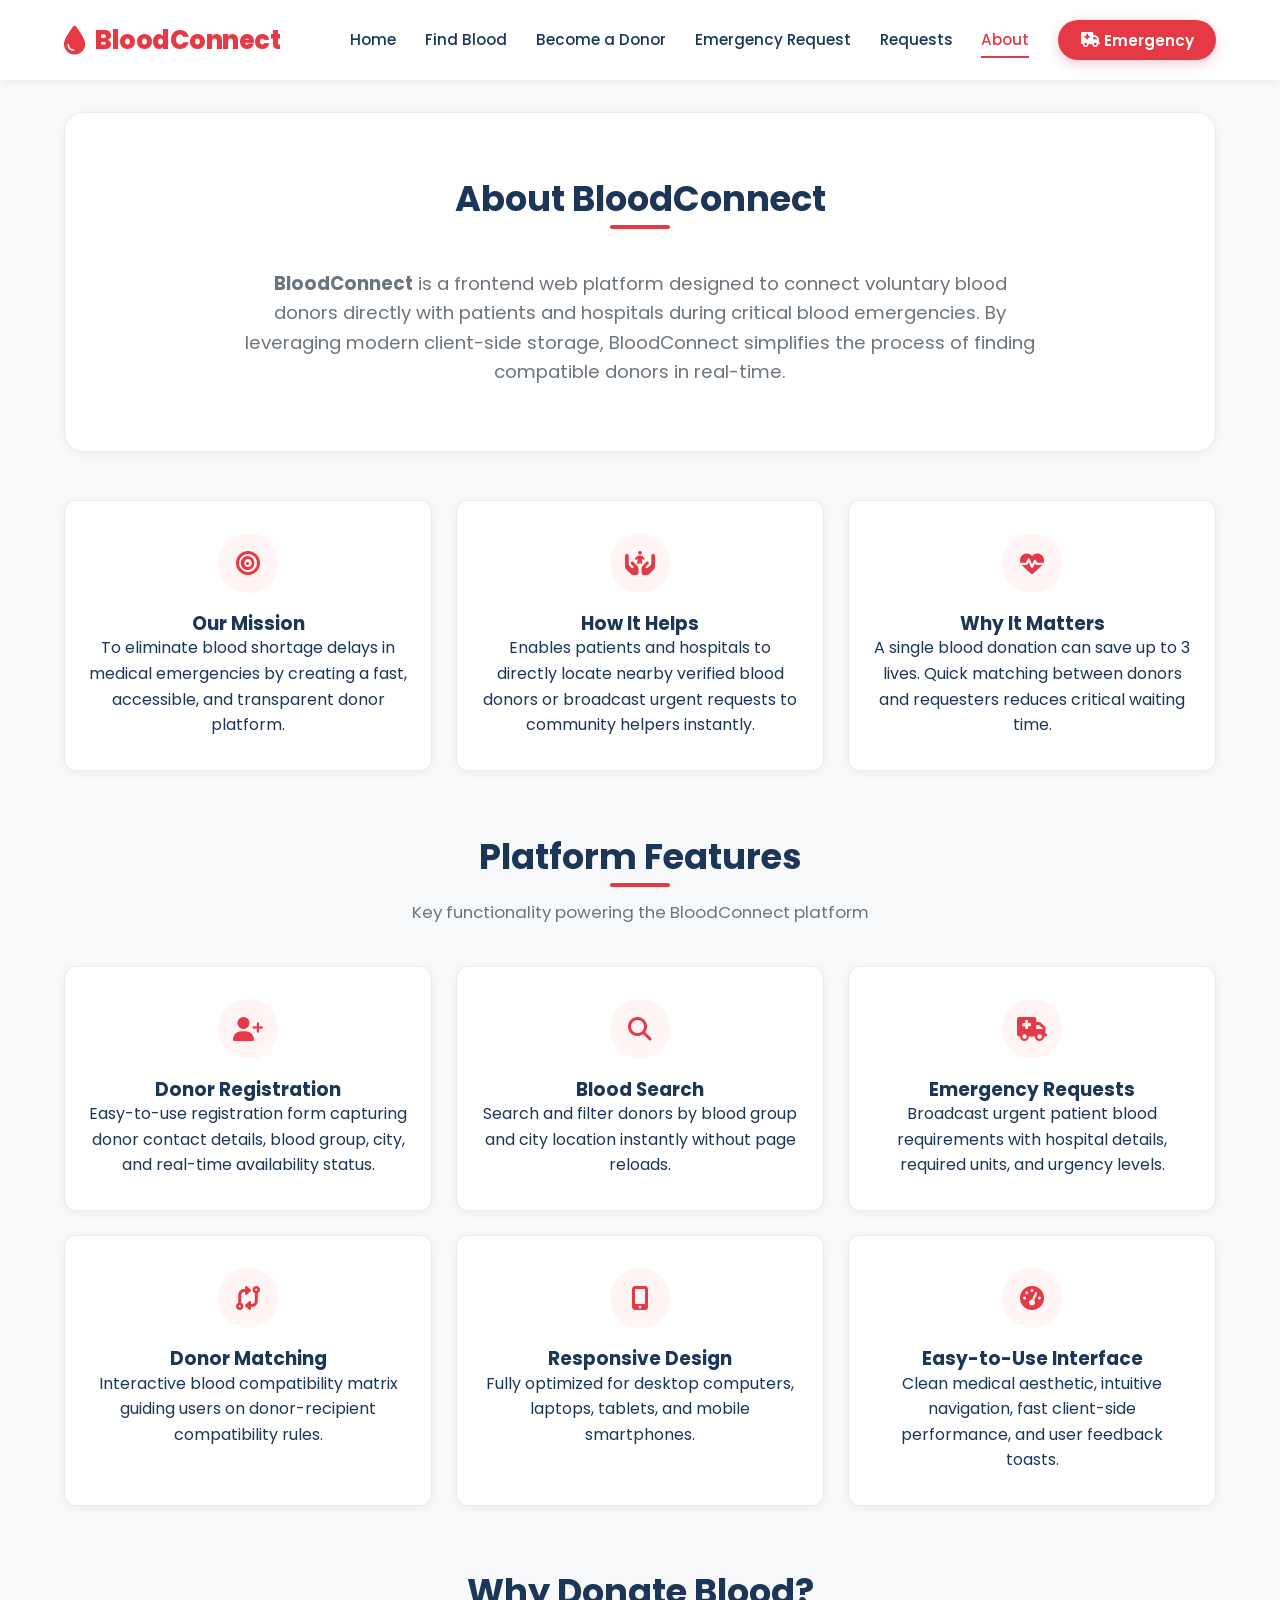
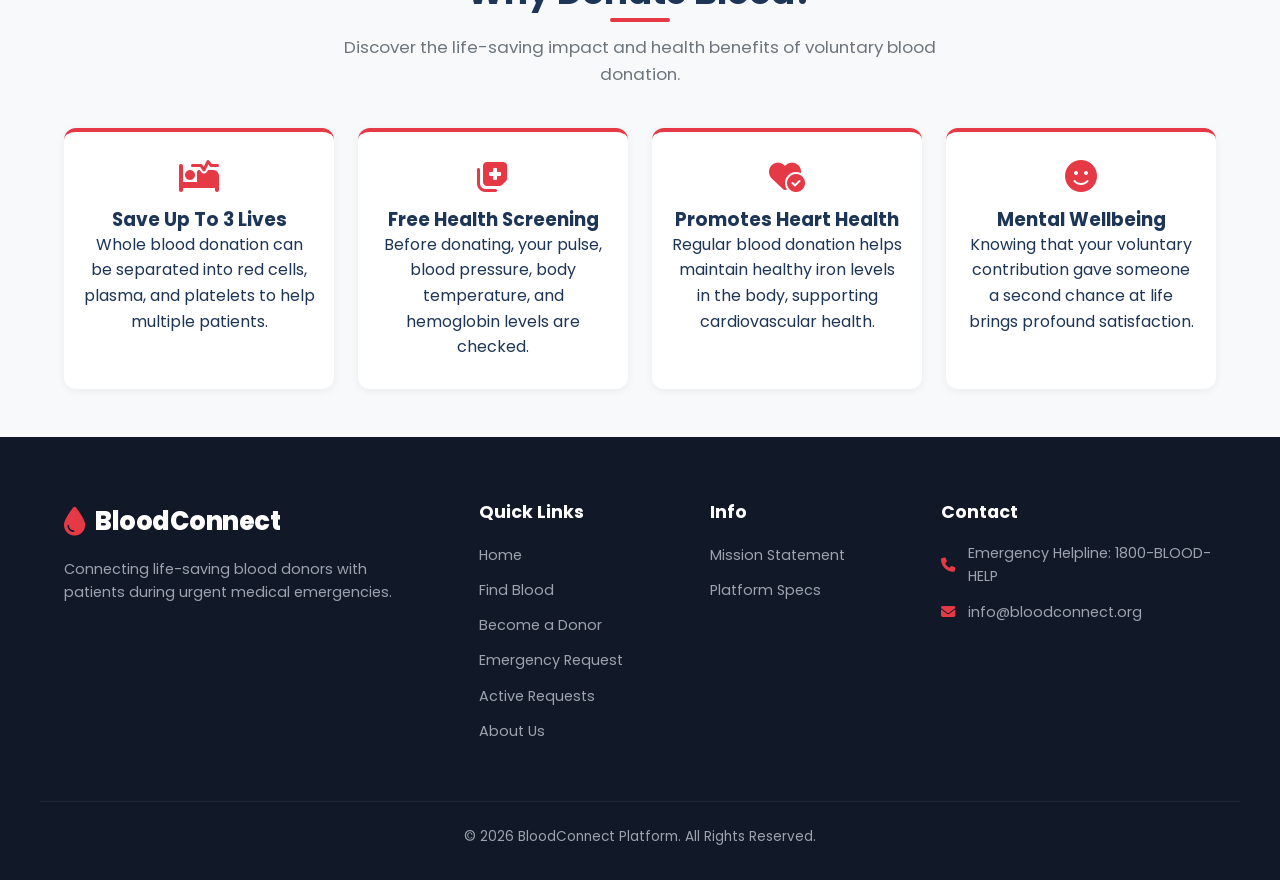
<file: about.html>
<!DOCTYPE html>
<html lang="en">
<head>
  <meta charset="UTF-8">
  <meta name="viewport" content="width=device-width, initial-scale=1.0">
  <title>About Us | BloodConnect</title>

  <!-- Google Fonts & Font Awesome Icons -->
  <link rel="preconnect" href="https://fonts.googleapis.com">
  <link rel="preconnect" href="https://fonts.gstatic.com" crossorigin>
  <link href="https://fonts.googleapis.com/css2?family=Poppins:wght@400;500;600;700;800&family=Inter:wght@400;500;600&display=swap" rel="stylesheet">
  <link rel="stylesheet" href="https://cdnjs.cloudflare.com/ajax/libs/font-awesome/6.4.0/css/all.min.css">

  <!-- Custom Stylesheet -->
  <link rel="stylesheet" href="css/style.css">
</head>
<body>

  <!-- Header & Navigation -->
  <header class="header">
    <div class="container navbar">
      <a href="index.html" class="logo">
        <i class="fa-solid fa-droplet"></i>
        <span>BloodConnect</span>
      </a>

      <nav>
        <ul class="nav-menu">
          <li><a href="index.html" class="nav-link">Home</a></li>
          <li><a href="find-blood.html" class="nav-link">Find Blood</a></li>
          <li><a href="donor.html" class="nav-link">Become a Donor</a></li>
          <li><a href="emergency-request.html" class="nav-link">Emergency Request</a></li>
          <li><a href="requests.html" class="nav-link">Requests</a></li>
          <li><a href="about.html" class="nav-link active">About</a></li>
          <li><a href="emergency-request.html" class="nav-link nav-btn"><i class="fa-solid fa-truck-medical"></i> Emergency</a></li>
        </ul>
      </nav>

      <button class="hamburger" aria-label="Toggle navigation menu">
        <i class="fa-solid fa-bars"></i>
      </button>
    </div>
  </header>

  <!-- Main Content -->
  <main class="main-content container">

    <div class="about-hero" style="margin-top: 2rem;">
      <div class="section-title">
        <h2>About BloodConnect</h2>
      </div>
      <p>
        <strong>BloodConnect</strong> is a frontend web platform designed to connect voluntary blood donors directly with patients and hospitals during critical blood emergencies. By leveraging modern client-side storage, BloodConnect simplifies the process of finding compatible donors in real-time.
      </p>
    </div>

    <!-- Mission & How It Helps -->
    <div class="features-grid">
      <div class="feature-card">
        <div class="feature-icon"><i class="fa-solid fa-bullseye"></i></div>
        <h3>Our Mission</h3>
        <p>To eliminate blood shortage delays in medical emergencies by creating a fast, accessible, and transparent donor platform.</p>
      </div>

      <div class="feature-card">
        <div class="feature-icon"><i class="fa-solid fa-hands-holding-child"></i></div>
        <h3>How It Helps</h3>
        <p>Enables patients and hospitals to directly locate nearby verified blood donors or broadcast urgent requests to community helpers instantly.</p>
      </div>

      <div class="feature-card">
        <div class="feature-icon"><i class="fa-solid fa-heart-pulse"></i></div>
        <h3>Why It Matters</h3>
        <p>A single blood donation can save up to 3 lives. Quick matching between donors and requesters reduces critical waiting time.</p>
      </div>
    </div>

    <!-- Core Features Section -->
    <div class="section-title">
      <h2>Platform Features</h2>
      <p>Key functionality powering the BloodConnect platform</p>
    </div>

    <div class="features-grid">
      <div class="feature-card">
        <div class="feature-icon"><i class="fa-solid fa-user-plus"></i></div>
        <h3>Donor Registration</h3>
        <p>Easy-to-use registration form capturing donor contact details, blood group, city, and real-time availability status.</p>
      </div>

      <div class="feature-card">
        <div class="feature-icon"><i class="fa-solid fa-magnifying-glass"></i></div>
        <h3>Blood Search</h3>
        <p>Search and filter donors by blood group and city location instantly without page reloads.</p>
      </div>

      <div class="feature-card">
        <div class="feature-icon"><i class="fa-solid fa-truck-medical"></i></div>
        <h3>Emergency Requests</h3>
        <p>Broadcast urgent patient blood requirements with hospital details, required units, and urgency levels.</p>
      </div>

      <div class="feature-card">
        <div class="feature-icon"><i class="fa-solid fa-code-compare"></i></div>
        <h3>Donor Matching</h3>
        <p>Interactive blood compatibility matrix guiding users on donor-recipient compatibility rules.</p>
      </div>

      <div class="feature-card">
        <div class="feature-icon"><i class="fa-solid fa-mobile-screen-button"></i></div>
        <h3>Responsive Design</h3>
        <p>Fully optimized for desktop computers, laptops, tablets, and mobile smartphones.</p>
      </div>

      <div class="feature-card">
        <div class="feature-icon"><i class="fa-solid fa-gauge-high"></i></div>
        <h3>Easy-to-Use Interface</h3>
        <p>Clean medical aesthetic, intuitive navigation, fast client-side performance, and user feedback toasts.</p>
      </div>
    </div>

    <!-- Why Donate Blood Section -->
    <div class="section-title" style="margin-top: 2rem;">
      <h2>Why Donate Blood?</h2>
      <p>Discover the life-saving impact and health benefits of voluntary blood donation.</p>
    </div>

    <div class="why-donate-grid">
      <div class="why-card">
        <i class="fa-solid fa-bed-pulse"></i>
        <h3>Save Up To 3 Lives</h3>
        <p>Whole blood donation can be separated into red cells, plasma, and platelets to help multiple patients.</p>
      </div>

      <div class="why-card">
        <i class="fa-solid fa-notes-medical"></i>
        <h3>Free Health Screening</h3>
        <p>Before donating, your pulse, blood pressure, body temperature, and hemoglobin levels are checked.</p>
      </div>

      <div class="why-card">
        <i class="fa-solid fa-heart-circle-check"></i>
        <h3>Promotes Heart Health</h3>
        <p>Regular blood donation helps maintain healthy iron levels in the body, supporting cardiovascular health.</p>
      </div>

      <div class="why-card">
        <i class="fa-solid fa-face-smile"></i>
        <h3>Mental Wellbeing</h3>
        <p>Knowing that your voluntary contribution gave someone a second chance at life brings profound satisfaction.</p>
      </div>
    </div>

  </main>

  <!-- Footer Section -->
  <footer class="footer">
    <div class="container footer-grid">
      <div class="footer-brand">
        <a href="index.html" class="logo">
          <i class="fa-solid fa-droplet"></i>
          <span>BloodConnect</span>
        </a>
        <p>Connecting life-saving blood donors with patients during urgent medical emergencies.</p>
      </div>

      <div class="footer-column">
        <h4>Quick Links</h4>
        <ul class="footer-links">
          <li><a href="index.html">Home</a></li>
          <li><a href="find-blood.html">Find Blood</a></li>
          <li><a href="donor.html">Become a Donor</a></li>
          <li><a href="emergency-request.html">Emergency Request</a></li>
          <li><a href="requests.html">Active Requests</a></li>
          <li><a href="about.html">About Us</a></li>
        </ul>
      </div>

      <div class="footer-column">
        <h4>Info</h4>
        <ul class="footer-links">
          <li><a href="about.html">Mission Statement</a></li>
          <li><a href="about.html">Platform Specs</a></li>
        </ul>
      </div>

      <div class="footer-column">
        <h4>Contact</h4>
        <ul class="footer-contact">
          <li><i class="fa-solid fa-phone"></i> Emergency Helpline: 1800-BLOOD-HELP</li>
          <li><i class="fa-solid fa-envelope"></i> info@bloodconnect.org</li>
        </ul>
      </div>
    </div>

    <div class="footer-bottom container">
      <p>&copy; 2026 BloodConnect Platform. All Rights Reserved.</p>
    </div>
  </footer>

  <!-- Global JavaScript -->
  <script src="js/script.js"></script>
</body>
</html>
</file>
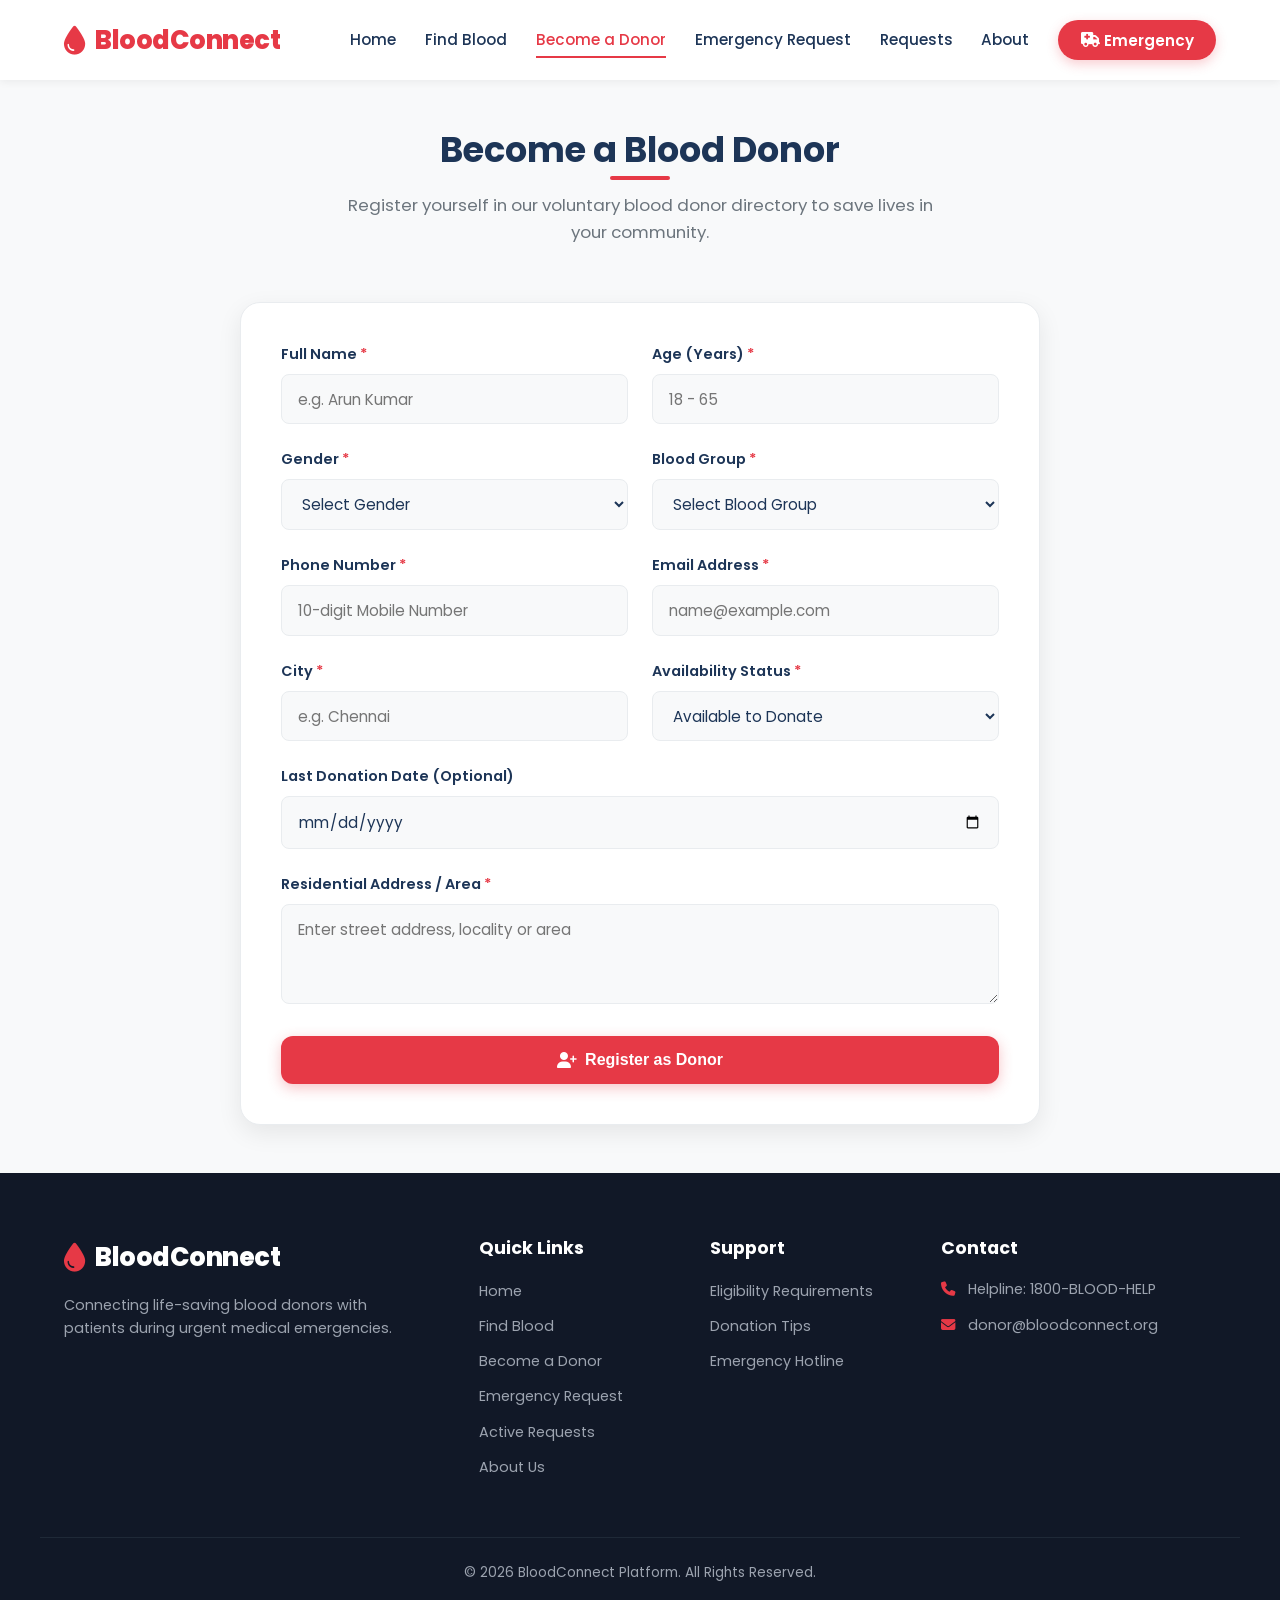
<file: donor.html>
<!DOCTYPE html>
<html lang="en">
<head>
  <meta charset="UTF-8">
  <meta name="viewport" content="width=device-width, initial-scale=1.0">
  <title>Become a Donor | BloodConnect</title>

  <!-- Google Fonts & Font Awesome Icons -->
  <link rel="preconnect" href="https://fonts.googleapis.com">
  <link rel="preconnect" href="https://fonts.gstatic.com" crossorigin>
  <link href="https://fonts.googleapis.com/css2?family=Poppins:wght@400;500;600;700;800&family=Inter:wght@400;500;600&display=swap" rel="stylesheet">
  <link rel="stylesheet" href="https://cdnjs.cloudflare.com/ajax/libs/font-awesome/6.4.0/css/all.min.css">

  <!-- Custom Stylesheet -->
  <link rel="stylesheet" href="css/style.css">
</head>
<body>

  <!-- Header & Navigation -->
  <header class="header">
    <div class="container navbar">
      <a href="index.html" class="logo">
        <i class="fa-solid fa-droplet"></i>
        <span>BloodConnect</span>
      </a>

      <nav>
        <ul class="nav-menu">
          <li><a href="index.html" class="nav-link">Home</a></li>
          <li><a href="find-blood.html" class="nav-link">Find Blood</a></li>
          <li><a href="donor.html" class="nav-link active">Become a Donor</a></li>
          <li><a href="emergency-request.html" class="nav-link">Emergency Request</a></li>
          <li><a href="requests.html" class="nav-link">Requests</a></li>
          <li><a href="about.html" class="nav-link">About</a></li>
          <li><a href="emergency-request.html" class="nav-link nav-btn"><i class="fa-solid fa-truck-medical"></i> Emergency</a></li>
        </ul>
      </nav>

      <button class="hamburger" aria-label="Toggle navigation menu">
        <i class="fa-solid fa-bars"></i>
      </button>
    </div>
  </header>

  <!-- Main Content -->
  <main class="main-content container">

    <div class="form-page-header">
      <div class="section-title">
        <h2>Become a Blood Donor</h2>
        <p>Register yourself in our voluntary blood donor directory to save lives in your community.</p>
      </div>
    </div>

    <div class="form-card">
      <form id="donorForm" novalidate>
        <div class="form-grid">

          <!-- Full Name -->
          <div class="form-group">
            <label for="fullName">Full Name <span class="required">*</span></label>
            <input type="text" id="fullName" class="form-control" placeholder="e.g. Arun Kumar" required>
            <span class="error-text">Please enter your full name.</span>
          </div>

          <!-- Age -->
          <div class="form-group">
            <label for="age">Age (Years) <span class="required">*</span></label>
            <input type="number" id="age" class="form-control" placeholder="18 - 65" min="18" max="65" required>
            <span class="error-text">Must be between 18 and 65 years old.</span>
          </div>

          <!-- Gender -->
          <div class="form-group">
            <label for="gender">Gender <span class="required">*</span></label>
            <select id="gender" class="form-control" required>
              <option value="" disabled selected>Select Gender</option>
              <option value="Male">Male</option>
              <option value="Female">Female</option>
              <option value="Other">Other</option>
            </select>
          </div>

          <!-- Blood Group Dropdown -->
          <div class="form-group">
            <label for="bloodGroup">Blood Group <span class="required">*</span></label>
            <select id="bloodGroup" class="form-control" required>
              <option value="" disabled selected>Select Blood Group</option>
              <option value="A+">A+</option>
              <option value="A-">A-</option>
              <option value="B+">B+</option>
              <option value="B-">B-</option>
              <option value="AB+">AB+</option>
              <option value="AB-">AB-</option>
              <option value="O+">O+</option>
              <option value="O-">O-</option>
            </select>
          </div>

          <!-- Phone Number -->
          <div class="form-group">
            <label for="phone">Phone Number <span class="required">*</span></label>
            <input type="tel" id="phone" class="form-control" placeholder="10-digit Mobile Number" pattern="[0-9]{10}" required>
            <span class="error-text">Please enter a valid 10-digit number.</span>
          </div>

          <!-- Email -->
          <div class="form-group">
            <label for="email">Email Address <span class="required">*</span></label>
            <input type="email" id="email" class="form-control" placeholder="name@example.com" required>
          </div>

          <!-- City -->
          <div class="form-group">
            <label for="city">City <span class="required">*</span></label>
            <input type="text" id="city" class="form-control" placeholder="e.g. Chennai" required>
          </div>

          <!-- Availability -->
          <div class="form-group">
            <label for="availability">Availability Status <span class="required">*</span></label>
            <select id="availability" class="form-control" required>
              <option value="Available">Available to Donate</option>
              <option value="Not Available">Not Available Currently</option>
            </select>
          </div>

          <!-- Last Donation Date -->
          <div class="form-group full-width">
            <label for="lastDonation">Last Donation Date (Optional)</label>
            <input type="date" id="lastDonation" class="form-control">
          </div>

          <!-- Full Address -->
          <div class="form-group full-width">
            <label for="address">Residential Address / Area <span class="required">*</span></label>
            <textarea id="address" class="form-control" placeholder="Enter street address, locality or area" required></textarea>
          </div>

        </div>

        <div style="margin-top: 2rem; text-align: center;">
          <button type="submit" class="btn btn-primary btn-block">
            <i class="fa-solid fa-user-plus"></i> Register as Donor
          </button>
        </div>
      </form>
    </div>

  </main>

  <!-- Footer Section -->
  <footer class="footer">
    <div class="container footer-grid">
      <div class="footer-brand">
        <a href="index.html" class="logo">
          <i class="fa-solid fa-droplet"></i>
          <span>BloodConnect</span>
        </a>
        <p>Connecting life-saving blood donors with patients during urgent medical emergencies.</p>
      </div>

      <div class="footer-column">
        <h4>Quick Links</h4>
        <ul class="footer-links">
          <li><a href="index.html">Home</a></li>
          <li><a href="find-blood.html">Find Blood</a></li>
          <li><a href="donor.html">Become a Donor</a></li>
          <li><a href="emergency-request.html">Emergency Request</a></li>
          <li><a href="requests.html">Active Requests</a></li>
          <li><a href="about.html">About Us</a></li>
        </ul>
      </div>

      <div class="footer-column">
        <h4>Support</h4>
        <ul class="footer-links">
          <li><a href="about.html">Eligibility Requirements</a></li>
          <li><a href="about.html">Donation Tips</a></li>
          <li><a href="requests.html">Emergency Hotline</a></li>
        </ul>
      </div>

      <div class="footer-column">
        <h4>Contact</h4>
        <ul class="footer-contact">
          <li><i class="fa-solid fa-phone"></i> Helpline: 1800-BLOOD-HELP</li>
          <li><i class="fa-solid fa-envelope"></i> donor@bloodconnect.org</li>
        </ul>
      </div>
    </div>

    <div class="footer-bottom container">
      <p>&copy; 2026 BloodConnect Platform. All Rights Reserved.</p>
    </div>
  </footer>

  <!-- Global JavaScript -->
  <script src="js/script.js"></script>
</body>
</html>
</file>
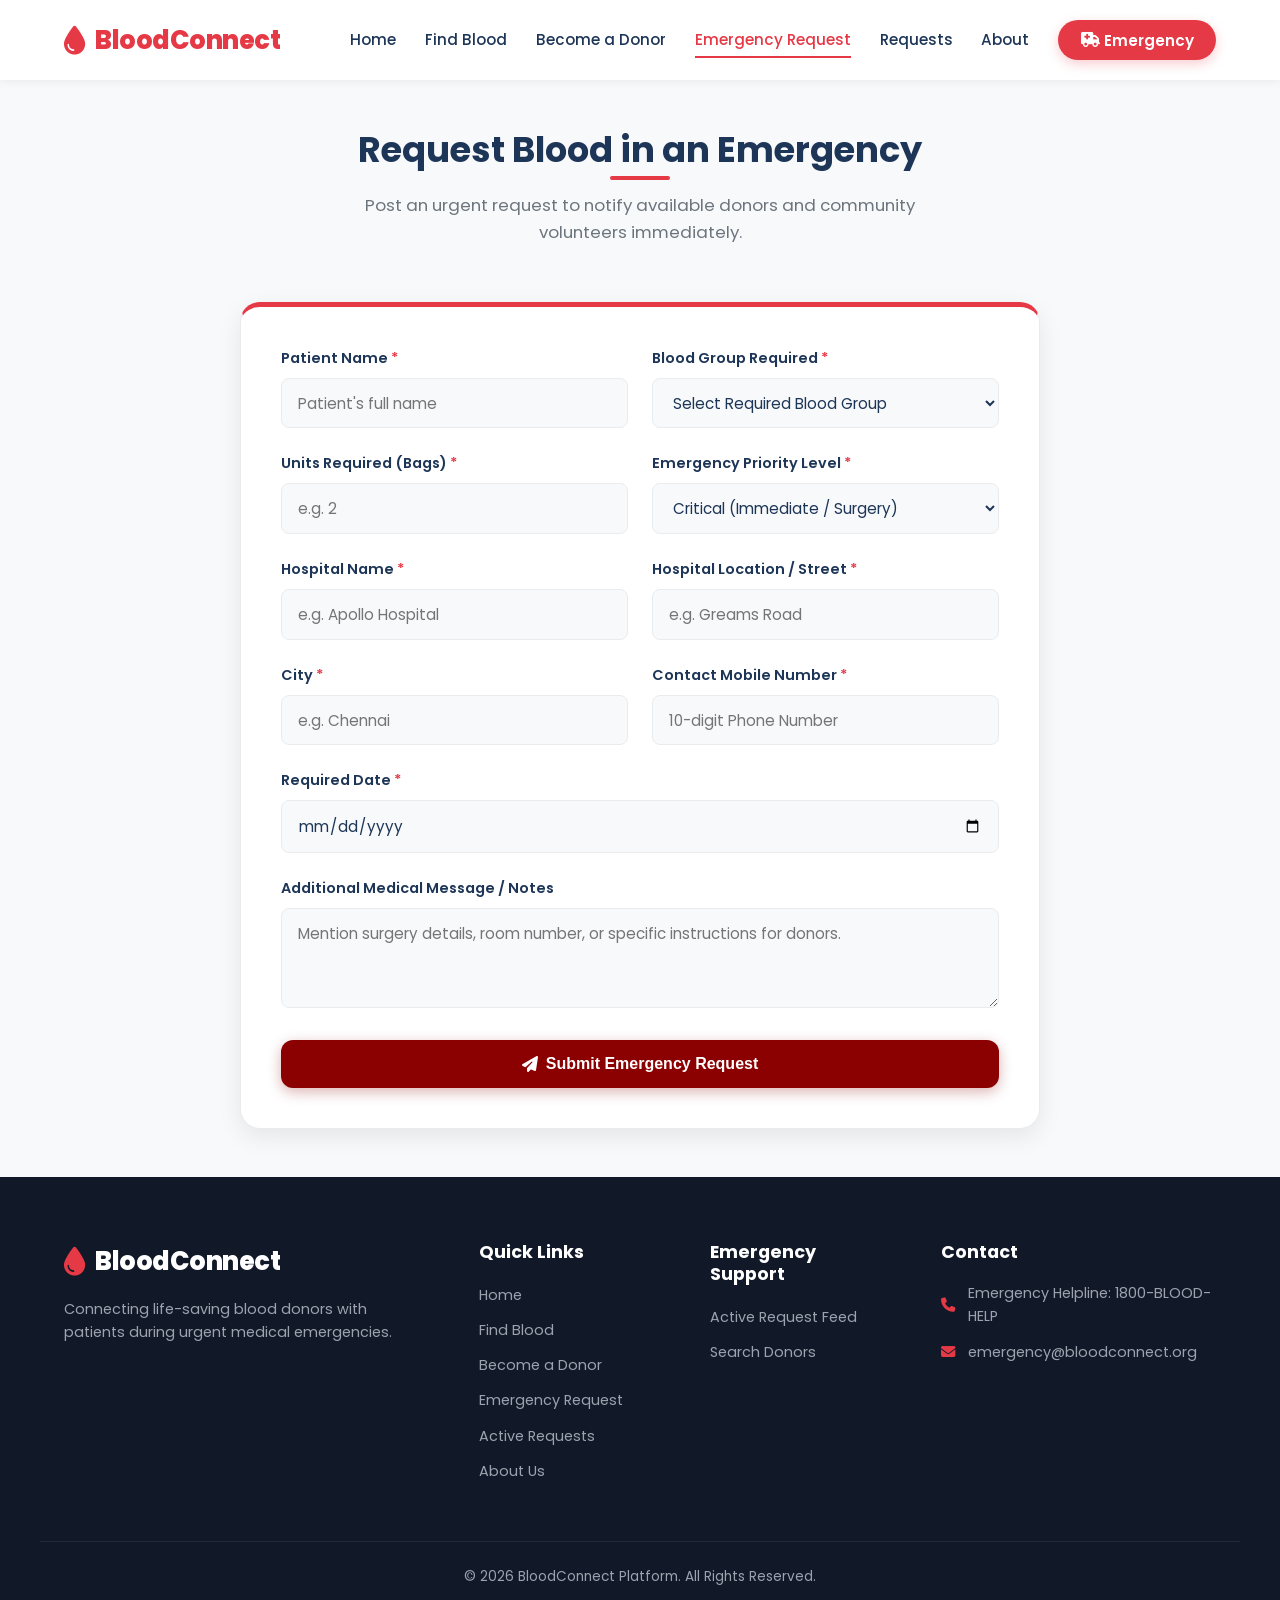
<file: emergency-request.html>
<!DOCTYPE html>
<html lang="en">
<head>
  <meta charset="UTF-8">
  <meta name="viewport" content="width=device-width, initial-scale=1.0">
  <title>Emergency Request | BloodConnect</title>

  <!-- Google Fonts & Font Awesome Icons -->
  <link rel="preconnect" href="https://fonts.googleapis.com">
  <link rel="preconnect" href="https://fonts.gstatic.com" crossorigin>
  <link href="https://fonts.googleapis.com/css2?family=Poppins:wght@400;500;600;700;800&family=Inter:wght@400;500;600&display=swap" rel="stylesheet">
  <link rel="stylesheet" href="https://cdnjs.cloudflare.com/ajax/libs/font-awesome/6.4.0/css/all.min.css">

  <!-- Custom Stylesheet -->
  <link rel="stylesheet" href="css/style.css">
</head>
<body>

  <!-- Header & Navigation -->
  <header class="header">
    <div class="container navbar">
      <a href="index.html" class="logo">
        <i class="fa-solid fa-droplet"></i>
        <span>BloodConnect</span>
      </a>

      <nav>
        <ul class="nav-menu">
          <li><a href="index.html" class="nav-link">Home</a></li>
          <li><a href="find-blood.html" class="nav-link">Find Blood</a></li>
          <li><a href="donor.html" class="nav-link">Become a Donor</a></li>
          <li><a href="emergency-request.html" class="nav-link active">Emergency Request</a></li>
          <li><a href="requests.html" class="nav-link">Requests</a></li>
          <li><a href="about.html" class="nav-link">About</a></li>
          <li><a href="emergency-request.html" class="nav-link nav-btn"><i class="fa-solid fa-truck-medical"></i> Emergency</a></li>
        </ul>
      </nav>

      <button class="hamburger" aria-label="Toggle navigation menu">
        <i class="fa-solid fa-bars"></i>
      </button>
    </div>
  </header>

  <!-- Main Content -->
  <main class="main-content container">

    <div class="form-page-header">
      <div class="section-title">
        <h2>Request Blood in an Emergency</h2>
        <p>Post an urgent request to notify available donors and community volunteers immediately.</p>
      </div>
    </div>

    <div class="form-card" style="border-top: 5px solid var(--primary-color);">
      <form id="emergencyForm" novalidate>
        <div class="form-grid">

          <!-- Patient Name -->
          <div class="form-group">
            <label for="patientName">Patient Name <span class="required">*</span></label>
            <input type="text" id="patientName" class="form-control" placeholder="Patient's full name" required>
          </div>

          <!-- Blood Group Required -->
          <div class="form-group">
            <label for="bloodGroupReq">Blood Group Required <span class="required">*</span></label>
            <select id="bloodGroupReq" class="form-control" required>
              <option value="" disabled selected>Select Required Blood Group</option>
              <option value="A+">A+</option>
              <option value="A-">A-</option>
              <option value="B+">B+</option>
              <option value="B-">B-</option>
              <option value="AB+">AB+</option>
              <option value="AB-">AB-</option>
              <option value="O+">O+</option>
              <option value="O-">O-</option>
            </select>
          </div>

          <!-- Units Required -->
          <div class="form-group">
            <label for="units">Units Required (Bags) <span class="required">*</span></label>
            <input type="number" id="units" class="form-control" placeholder="e.g. 2" min="1" max="10" required>
          </div>

          <!-- Emergency Level -->
          <div class="form-group">
            <label for="emergencyLevel">Emergency Priority Level <span class="required">*</span></label>
            <select id="emergencyLevel" class="form-control" required>
              <option value="Critical">Critical (Immediate / Surgery)</option>
              <option value="Urgent">Urgent (Within 24 Hours)</option>
              <option value="Normal">Normal (Scheduled Procedure)</option>
            </select>
          </div>

          <!-- Hospital Name -->
          <div class="form-group">
            <label for="hospital">Hospital Name <span class="required">*</span></label>
            <input type="text" id="hospital" class="form-control" placeholder="e.g. Apollo Hospital" required>
          </div>

          <!-- Hospital Location / Area -->
          <div class="form-group">
            <label for="location">Hospital Location / Street <span class="required">*</span></label>
            <input type="text" id="location" class="form-control" placeholder="e.g. Greams Road" required>
          </div>

          <!-- City -->
          <div class="form-group">
            <label for="city">City <span class="required">*</span></label>
            <input type="text" id="city" class="form-control" placeholder="e.g. Chennai" required>
          </div>

          <!-- Contact Number -->
          <div class="form-group">
            <label for="contact">Contact Mobile Number <span class="required">*</span></label>
            <input type="tel" id="contact" class="form-control" placeholder="10-digit Phone Number" pattern="[0-9]{10}" required>
          </div>

          <!-- Required Date -->
          <div class="form-group full-width">
            <label for="reqDate">Required Date <span class="required">*</span></label>
            <input type="date" id="reqDate" class="form-control" required>
          </div>

          <!-- Message -->
          <div class="form-group full-width">
            <label for="message">Additional Medical Message / Notes</label>
            <textarea id="message" class="form-control" placeholder="Mention surgery details, room number, or specific instructions for donors."></textarea>
          </div>

        </div>

        <div style="margin-top: 2rem; text-align: center;">
          <button type="submit" class="btn btn-secondary btn-block">
            <i class="fa-solid fa-paper-plane"></i> Submit Emergency Request
          </button>
        </div>
      </form>
    </div>

  </main>

  <!-- Footer Section -->
  <footer class="footer">
    <div class="container footer-grid">
      <div class="footer-brand">
        <a href="index.html" class="logo">
          <i class="fa-solid fa-droplet"></i>
          <span>BloodConnect</span>
        </a>
        <p>Connecting life-saving blood donors with patients during urgent medical emergencies.</p>
      </div>

      <div class="footer-column">
        <h4>Quick Links</h4>
        <ul class="footer-links">
          <li><a href="index.html">Home</a></li>
          <li><a href="find-blood.html">Find Blood</a></li>
          <li><a href="donor.html">Become a Donor</a></li>
          <li><a href="emergency-request.html">Emergency Request</a></li>
          <li><a href="requests.html">Active Requests</a></li>
          <li><a href="about.html">About Us</a></li>
        </ul>
      </div>

      <div class="footer-column">
        <h4>Emergency Support</h4>
        <ul class="footer-links">
          <li><a href="requests.html">Active Request Feed</a></li>
          <li><a href="find-blood.html">Search Donors</a></li>
        </ul>
      </div>

      <div class="footer-column">
        <h4>Contact</h4>
        <ul class="footer-contact">
          <li><i class="fa-solid fa-phone"></i> Emergency Helpline: 1800-BLOOD-HELP</li>
          <li><i class="fa-solid fa-envelope"></i> emergency@bloodconnect.org</li>
        </ul>
      </div>
    </div>

    <div class="footer-bottom container">
      <p>&copy; 2026 BloodConnect Platform. All Rights Reserved.</p>
    </div>
  </footer>

  <!-- Global JavaScript -->
  <script src="js/script.js"></script>
</body>
</html>
</file>
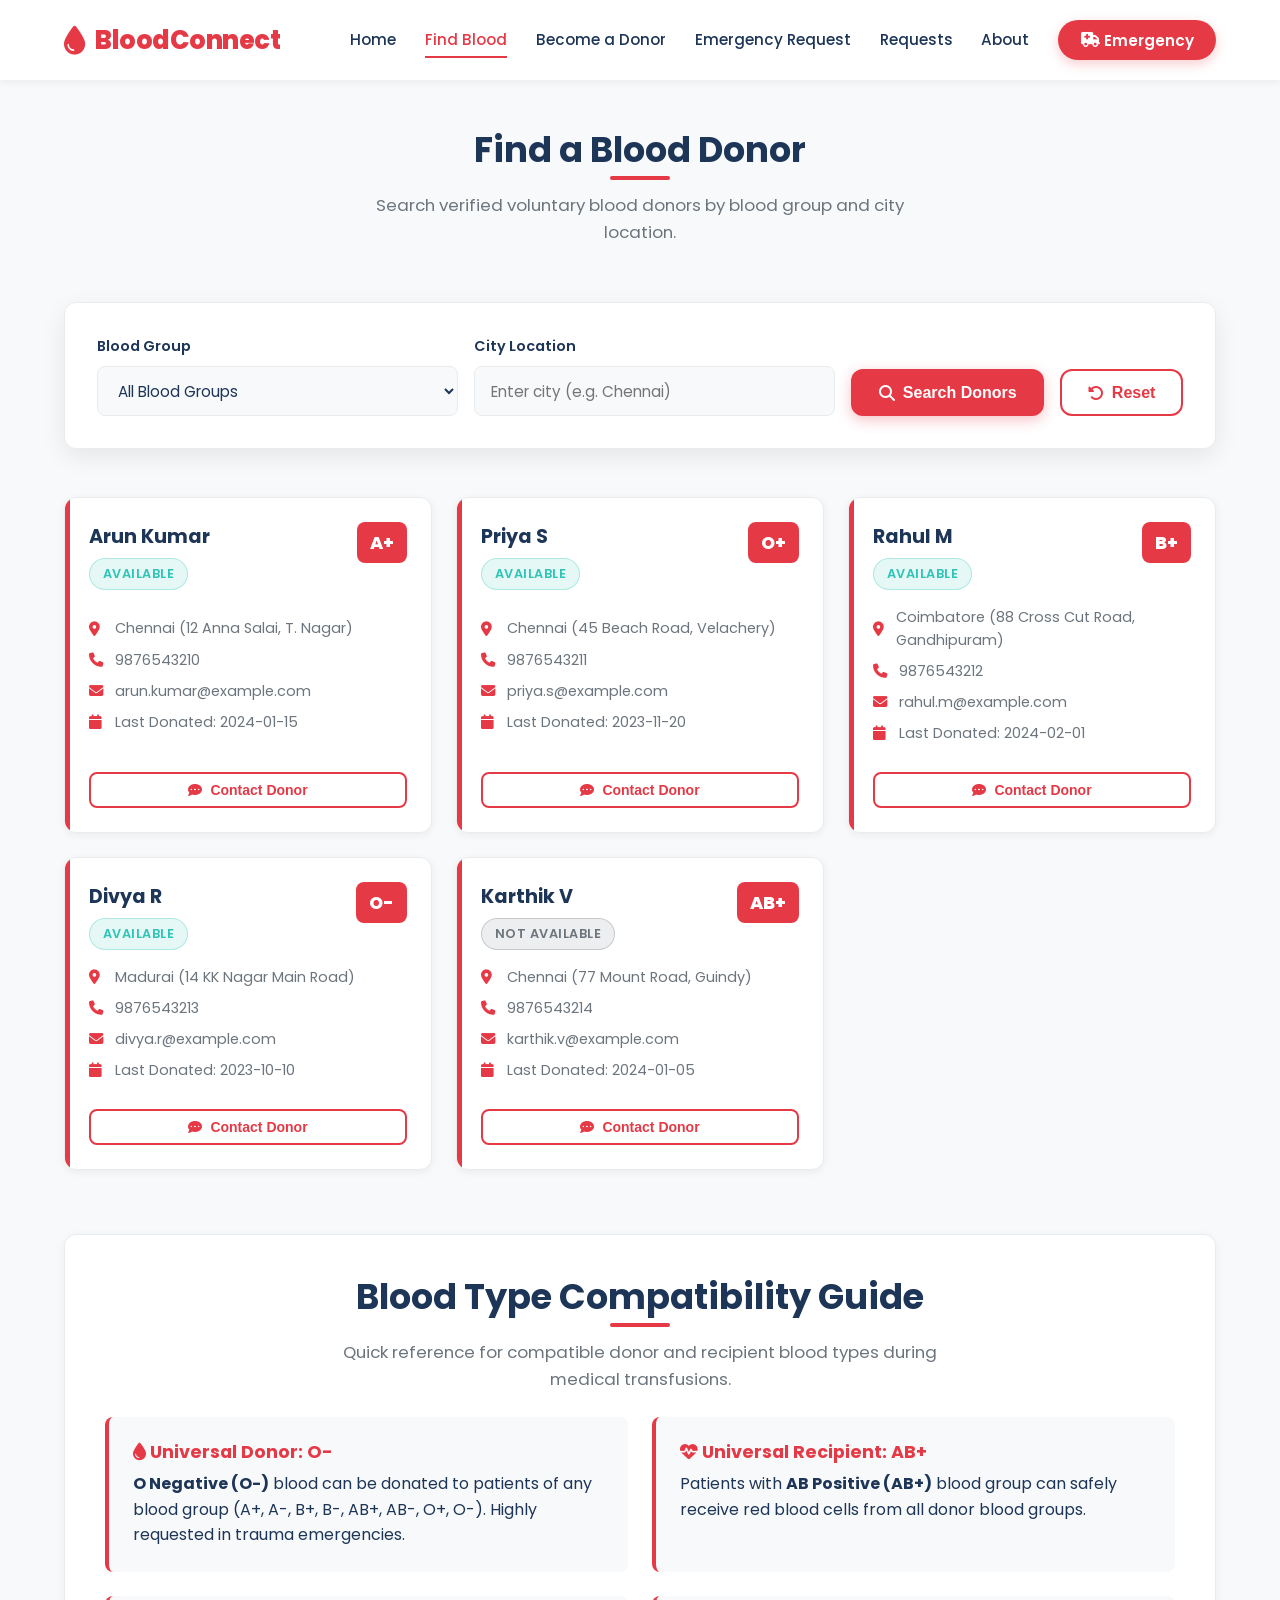
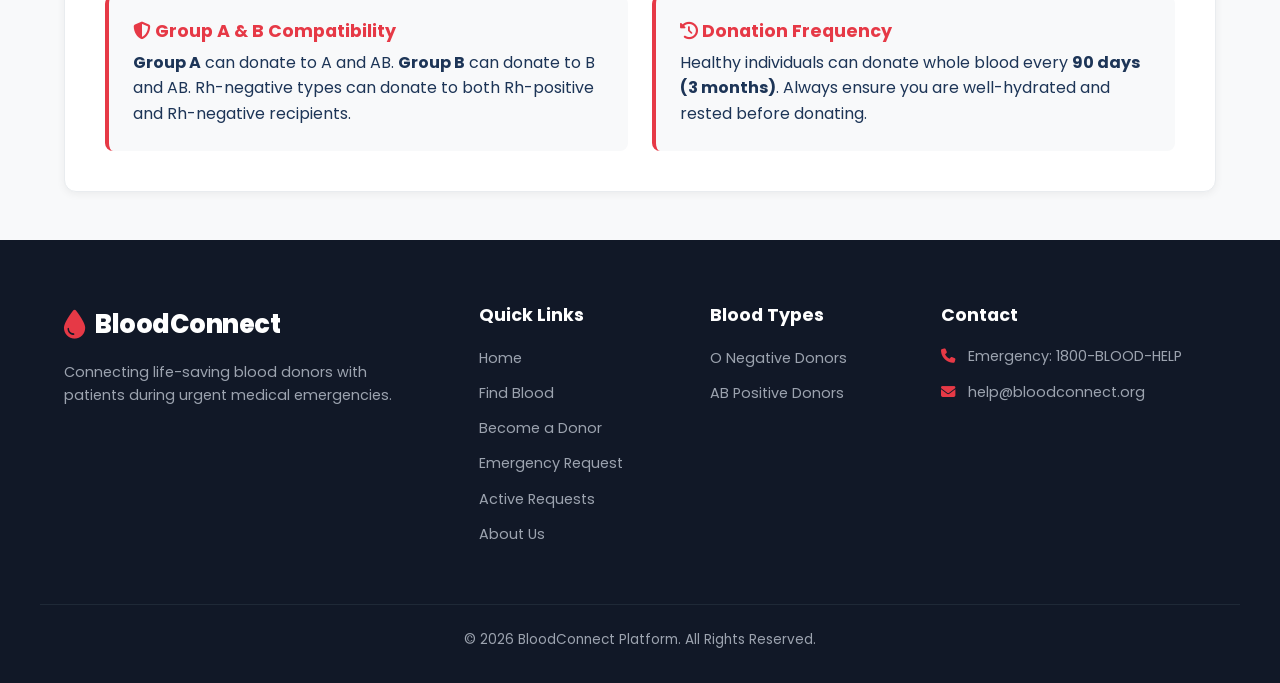
<file: find-blood.html>
<!DOCTYPE html>
<html lang="en">
<head>
  <meta charset="UTF-8">
  <meta name="viewport" content="width=device-width, initial-scale=1.0">
  <title>Find Blood Donor | BloodConnect</title>

  <!-- Google Fonts & Font Awesome Icons -->
  <link rel="preconnect" href="https://fonts.googleapis.com">
  <link rel="preconnect" href="https://fonts.gstatic.com" crossorigin>
  <link href="https://fonts.googleapis.com/css2?family=Poppins:wght@400;500;600;700;800&family=Inter:wght@400;500;600&display=swap" rel="stylesheet">
  <link rel="stylesheet" href="https://cdnjs.cloudflare.com/ajax/libs/font-awesome/6.4.0/css/all.min.css">

  <!-- Custom Stylesheet -->
  <link rel="stylesheet" href="css/style.css">
</head>
<body>

  <!-- Header & Navigation -->
  <header class="header">
    <div class="container navbar">
      <a href="index.html" class="logo">
        <i class="fa-solid fa-droplet"></i>
        <span>BloodConnect</span>
      </a>

      <nav>
        <ul class="nav-menu">
          <li><a href="index.html" class="nav-link">Home</a></li>
          <li><a href="find-blood.html" class="nav-link active">Find Blood</a></li>
          <li><a href="donor.html" class="nav-link">Become a Donor</a></li>
          <li><a href="emergency-request.html" class="nav-link">Emergency Request</a></li>
          <li><a href="requests.html" class="nav-link">Requests</a></li>
          <li><a href="about.html" class="nav-link">About</a></li>
          <li><a href="emergency-request.html" class="nav-link nav-btn"><i class="fa-solid fa-truck-medical"></i> Emergency</a></li>
        </ul>
      </nav>

      <button class="hamburger" aria-label="Toggle navigation menu">
        <i class="fa-solid fa-bars"></i>
      </button>
    </div>
  </header>

  <!-- Main Content -->
  <main class="main-content container">

    <div class="form-page-header">
      <div class="section-title">
        <h2>Find a Blood Donor</h2>
        <p>Search verified voluntary blood donors by blood group and city location.</p>
      </div>
    </div>

    <!-- Search Form -->
    <div class="search-card">
      <form id="searchForm">
        <div class="search-form-grid">
          <div class="form-group">
            <label for="searchBloodGroup">Blood Group</label>
            <select id="searchBloodGroup" class="form-control">
              <option value="All">All Blood Groups</option>
              <option value="A+">A+</option>
              <option value="A-">A-</option>
              <option value="B+">B+</option>
              <option value="B-">B-</option>
              <option value="AB+">AB+</option>
              <option value="AB-">AB-</option>
              <option value="O+">O+</option>
              <option value="O-">O-</option>
            </select>
          </div>

          <div class="form-group">
            <label for="searchCity">City Location</label>
            <input type="text" id="searchCity" class="form-control" placeholder="Enter city (e.g. Chennai)">
          </div>

          <button type="submit" class="btn btn-primary">
            <i class="fa-solid fa-magnifying-glass"></i> Search Donors
          </button>

          <button type="button" id="resetSearchBtn" class="btn btn-outline">
            <i class="fa-solid fa-rotate-left"></i> Reset
          </button>
        </div>
      </form>
    </div>

    <!-- Search Results Grid -->
    <div id="donorResultsGrid" class="results-grid">
      <!-- Dynamic Donor Cards Inserted via script.js -->
    </div>

    <!-- Blood Compatibility Section -->
    <div class="compatibility-box">
      <div class="section-title" style="margin-bottom: 1.5rem;">
        <h2>Blood Type Compatibility Guide</h2>
        <p>Quick reference for compatible donor and recipient blood types during medical transfusions.</p>
      </div>

      <div class="compatibility-grid">
        <div class="compat-card">
          <h4><i class="fa-solid fa-droplet"></i> Universal Donor: O-</h4>
          <p><strong>O Negative (O-)</strong> blood can be donated to patients of any blood group (A+, A-, B+, B-, AB+, AB-, O+, O-). Highly requested in trauma emergencies.</p>
        </div>

        <div class="compat-card">
          <h4><i class="fa-solid fa-heart-pulse"></i> Universal Recipient: AB+</h4>
          <p>Patients with <strong>AB Positive (AB+)</strong> blood group can safely receive red blood cells from all donor blood groups.</p>
        </div>

        <div class="compat-card">
          <h4><i class="fa-solid fa-shield-halved"></i> Group A & B Compatibility</h4>
          <p><strong>Group A</strong> can donate to A and AB. <strong>Group B</strong> can donate to B and AB. Rh-negative types can donate to both Rh-positive and Rh-negative recipients.</p>
        </div>

        <div class="compat-card">
          <h4><i class="fa-solid fa-clock-rotate-left"></i> Donation Frequency</h4>
          <p>Healthy individuals can donate whole blood every <strong>90 days (3 months)</strong>. Always ensure you are well-hydrated and rested before donating.</p>
        </div>
      </div>
    </div>

  </main>

  <!-- Footer Section -->
  <footer class="footer">
    <div class="container footer-grid">
      <div class="footer-brand">
        <a href="index.html" class="logo">
          <i class="fa-solid fa-droplet"></i>
          <span>BloodConnect</span>
        </a>
        <p>Connecting life-saving blood donors with patients during urgent medical emergencies.</p>
      </div>

      <div class="footer-column">
        <h4>Quick Links</h4>
        <ul class="footer-links">
          <li><a href="index.html">Home</a></li>
          <li><a href="find-blood.html">Find Blood</a></li>
          <li><a href="donor.html">Become a Donor</a></li>
          <li><a href="emergency-request.html">Emergency Request</a></li>
          <li><a href="requests.html">Active Requests</a></li>
          <li><a href="about.html">About Us</a></li>
        </ul>
      </div>

      <div class="footer-column">
        <h4>Blood Types</h4>
        <ul class="footer-links">
          <li><a href="find-blood.html?group=O-">O Negative Donors</a></li>
          <li><a href="find-blood.html?group=AB%2B">AB Positive Donors</a></li>
        </ul>
      </div>

      <div class="footer-column">
        <h4>Contact</h4>
        <ul class="footer-contact">
          <li><i class="fa-solid fa-phone"></i> Emergency: 1800-BLOOD-HELP</li>
          <li><i class="fa-solid fa-envelope"></i> help@bloodconnect.org</li>
        </ul>
      </div>
    </div>

    <div class="footer-bottom container">
      <p>&copy; 2026 BloodConnect Platform. All Rights Reserved.</p>
    </div>
  </footer>

  <!-- Global JavaScript -->
  <script src="js/script.js"></script>
</body>
</html>
</file>
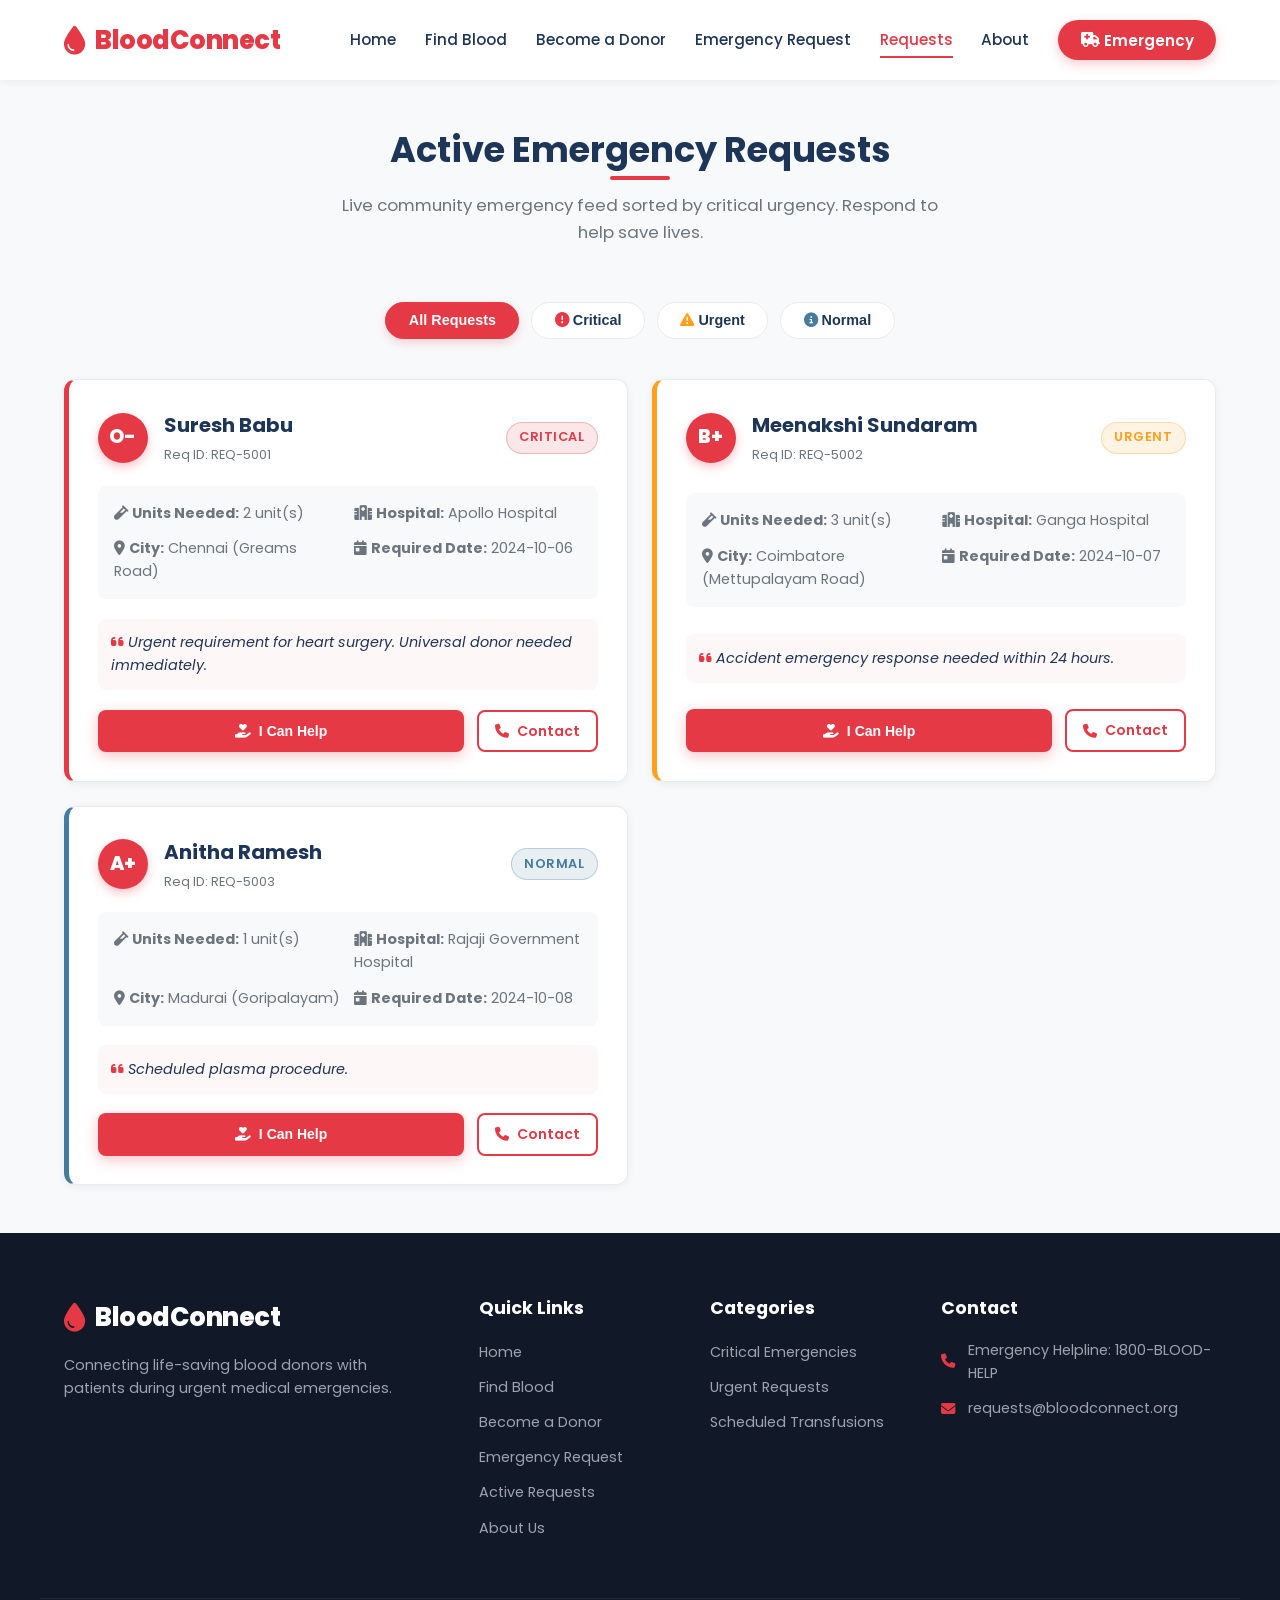
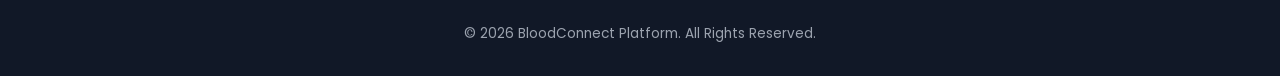
<file: requests.html>
<!DOCTYPE html>
<html lang="en">
<head>
  <meta charset="UTF-8">
  <meta name="viewport" content="width=device-width, initial-scale=1.0">
  <title>Active Emergency Requests | BloodConnect</title>

  <!-- Google Fonts & Font Awesome Icons -->
  <link rel="preconnect" href="https://fonts.googleapis.com">
  <link rel="preconnect" href="https://fonts.gstatic.com" crossorigin>
  <link href="https://fonts.googleapis.com/css2?family=Poppins:wght@400;500;600;700;800&family=Inter:wght@400;500;600&display=swap" rel="stylesheet">
  <link rel="stylesheet" href="https://cdnjs.cloudflare.com/ajax/libs/font-awesome/6.4.0/css/all.min.css">

  <!-- Custom Stylesheet -->
  <link rel="stylesheet" href="css/style.css">
</head>
<body>

  <!-- Header & Navigation -->
  <header class="header">
    <div class="container navbar">
      <a href="index.html" class="logo">
        <i class="fa-solid fa-droplet"></i>
        <span>BloodConnect</span>
      </a>

      <nav>
        <ul class="nav-menu">
          <li><a href="index.html" class="nav-link">Home</a></li>
          <li><a href="find-blood.html" class="nav-link">Find Blood</a></li>
          <li><a href="donor.html" class="nav-link">Become a Donor</a></li>
          <li><a href="emergency-request.html" class="nav-link">Emergency Request</a></li>
          <li><a href="requests.html" class="nav-link active">Requests</a></li>
          <li><a href="about.html" class="nav-link">About</a></li>
          <li><a href="emergency-request.html" class="nav-link nav-btn"><i class="fa-solid fa-truck-medical"></i> Emergency</a></li>
        </ul>
      </nav>

      <button class="hamburger" aria-label="Toggle navigation menu">
        <i class="fa-solid fa-bars"></i>
      </button>
    </div>
  </header>

  <!-- Main Content -->
  <main class="main-content container">

    <div class="form-page-header">
      <div class="section-title">
        <h2>Active Emergency Requests</h2>
        <p>Live community emergency feed sorted by critical urgency. Respond to help save lives.</p>
      </div>
    </div>

    <!-- Filter Buttons Bar -->
    <div class="filter-bar">
      <button class="filter-btn active" data-filter="All">All Requests</button>
      <button class="filter-btn" data-filter="Critical"><i class="fa-solid fa-circle-exclamation" style="color: var(--danger-color);"></i> Critical</button>
      <button class="filter-btn" data-filter="Urgent"><i class="fa-solid fa-triangle-exclamation" style="color: var(--warning-color);"></i> Urgent</button>
      <button class="filter-btn" data-filter="Normal"><i class="fa-solid fa-circle-info" style="color: var(--info-color);"></i> Normal</button>
    </div>

    <!-- Requests Feed Grid -->
    <div id="requestsFeedGrid" class="requests-grid">
      <!-- Dynamic Request Cards Inserted via script.js -->
    </div>

  </main>

  <!-- Footer Section -->
  <footer class="footer">
    <div class="container footer-grid">
      <div class="footer-brand">
        <a href="index.html" class="logo">
          <i class="fa-solid fa-droplet"></i>
          <span>BloodConnect</span>
        </a>
        <p>Connecting life-saving blood donors with patients during urgent medical emergencies.</p>
      </div>

      <div class="footer-column">
        <h4>Quick Links</h4>
        <ul class="footer-links">
          <li><a href="index.html">Home</a></li>
          <li><a href="find-blood.html">Find Blood</a></li>
          <li><a href="donor.html">Become a Donor</a></li>
          <li><a href="emergency-request.html">Emergency Request</a></li>
          <li><a href="requests.html">Active Requests</a></li>
          <li><a href="about.html">About Us</a></li>
        </ul>
      </div>

      <div class="footer-column">
        <h4>Categories</h4>
        <ul class="footer-links">
          <li><a href="requests.html">Critical Emergencies</a></li>
          <li><a href="requests.html">Urgent Requests</a></li>
          <li><a href="requests.html">Scheduled Transfusions</a></li>
        </ul>
      </div>

      <div class="footer-column">
        <h4>Contact</h4>
        <ul class="footer-contact">
          <li><i class="fa-solid fa-phone"></i> Emergency Helpline: 1800-BLOOD-HELP</li>
          <li><i class="fa-solid fa-envelope"></i> requests@bloodconnect.org</li>
        </ul>
      </div>
    </div>

    <div class="footer-bottom container">
      <p>&copy; 2026 BloodConnect Platform. All Rights Reserved.</p>
    </div>
  </footer>

  <!-- Global JavaScript -->
  <script src="js/script.js"></script>
</body>
</html>
</file>
<file: css/style.css>
/* ==========================================================================
   BloodConnect - Blood Donor & Emergency Request Platform
   Global Stylesheet (style.css)
   ========================================================================== */

/* --------------------------------------------------------------------------
   1. CSS Custom Properties (Theme Colors & Variables)
   -------------------------------------------------------------------------- */
:root {
  --primary-color: #e63946;
  --primary-hover: #c92a37;
  --dark-red: #8b0000;
  --dark-red-hover: #6a0000;
  --bg-light: #f8f9fa;
  --bg-white: #ffffff;
  --text-dark: #1d3557;
  --text-muted: #6c757d;
  --border-color: #e9ecef;
  
  --success-color: #2ec4b6;
  --warning-color: #ff9f1c;
  --danger-color: #e63946;
  --info-color: #457b9d;

  --shadow-sm: 0 2px 8px rgba(0, 0, 0, 0.06);
  --shadow-md: 0 8px 24px rgba(0, 0, 0, 0.08);
  --shadow-lg: 0 16px 40px rgba(230, 57, 70, 0.12);

  --radius-sm: 8px;
  --radius-md: 12px;
  --radius-lg: 20px;
  --radius-pill: 50px;

  --transition-fast: all 0.2s ease-in-out;
  --transition-normal: all 0.3s cubic-bezier(0.25, 0.8, 0.25, 1);
}

/* --------------------------------------------------------------------------
   2. Reset & General Base Styles
   -------------------------------------------------------------------------- */
* {
  margin: 0;
  padding: 0;
  box-sizing: border-box;
}

html {
  scroll-behavior: smooth;
  font-size: 16px;
}

body {
  font-family: 'Poppins', 'Inter', -apple-system, BlinkMacSystemFont, sans-serif;
  background-color: var(--bg-light);
  color: var(--text-dark);
  line-height: 1.6;
  min-height: 100vh;
  display: flex;
  flex-direction: column;
  overflow-x: hidden;
}

a {
  text-decoration: none;
  color: inherit;
  transition: var(--transition-fast);
}

ul {
  list-style: none;
}

img {
  max-width: 100%;
  height: auto;
  display: block;
}

.container {
  width: 100%;
  max-width: 1200px;
  margin: 0 auto;
  padding: 0 1.5rem;
}

.main-content {
  flex: 1;
  padding-bottom: 3rem;
}

/* --------------------------------------------------------------------------
   3. Typography & Section Headers
   -------------------------------------------------------------------------- */
h1, h2, h3, h4, h5, h6 {
  font-weight: 700;
  line-height: 1.25;
  color: var(--text-dark);
}

.section-title {
  text-align: center;
  margin-bottom: 2.5rem;
}

.section-title h2 {
  font-size: 2.2rem;
  color: var(--text-dark);
  margin-bottom: 0.5rem;
  position: relative;
  display: inline-block;
}

.section-title h2::after {
  content: '';
  position: absolute;
  bottom: -8px;
  left: 50%;
  transform: translateX(-50%);
  width: 60px;
  height: 4px;
  background: var(--primary-color);
  border-radius: 2px;
}

.section-title p {
  color: var(--text-muted);
  font-size: 1.05rem;
  max-width: 600px;
  margin: 0.75rem auto 0;
}

/* --------------------------------------------------------------------------
   4. Header & Responsive Navigation
   -------------------------------------------------------------------------- */
.header {
  position: sticky;
  top: 0;
  z-index: 1000;
  background-color: var(--bg-white);
  box-shadow: var(--shadow-sm);
  transition: var(--transition-normal);
}

.navbar {
  display: flex;
  justify-content: space-between;
  align-items: center;
  height: 80px;
}

.logo {
  display: flex;
  align-items: center;
  gap: 0.6rem;
  font-size: 1.6rem;
  font-weight: 800;
  color: var(--primary-color);
  letter-spacing: -0.5px;
}

.logo i {
  font-size: 1.8rem;
  color: var(--primary-color);
  animation: pulse 2s infinite;
}

.nav-menu {
  display: flex;
  align-items: center;
  gap: 1.8rem;
}

.nav-link {
  font-weight: 500;
  font-size: 0.95rem;
  color: var(--text-dark);
  position: relative;
  padding: 0.5rem 0;
}

.nav-link::after {
  content: '';
  position: absolute;
  bottom: 0;
  left: 0;
  width: 0%;
  height: 2px;
  background-color: var(--primary-color);
  transition: var(--transition-fast);
}

.nav-link:hover,
.nav-link.active {
  color: var(--primary-color);
}

.nav-link:hover::after,
.nav-link.active::after {
  width: 100%;
}

.nav-btn {
  background: var(--primary-color);
  color: white !important;
  padding: 0.6rem 1.4rem;
  border-radius: var(--radius-pill);
  font-weight: 600;
  box-shadow: 0 4px 12px rgba(230, 57, 70, 0.25);
  transition: var(--transition-normal);
}

.nav-btn:hover {
  background: var(--primary-hover);
  transform: translateY(-2px);
  box-shadow: 0 6px 16px rgba(230, 57, 70, 0.35);
}

.nav-btn::after {
  display: none;
}

.hamburger {
  display: none;
  cursor: pointer;
  font-size: 1.5rem;
  color: var(--text-dark);
  background: none;
  border: none;
}

/* --------------------------------------------------------------------------
   5. Buttons & Badges
   -------------------------------------------------------------------------- */
.btn {
  display: inline-flex;
  align-items: center;
  justify-content: center;
  gap: 0.5rem;
  padding: 0.8rem 1.6rem;
  font-size: 1rem;
  font-weight: 600;
  border-radius: var(--radius-md);
  border: 2px solid transparent;
  cursor: pointer;
  transition: var(--transition-normal);
  text-align: center;
}

.btn-primary {
  background-color: var(--primary-color);
  color: white;
  box-shadow: 0 4px 14px rgba(230, 57, 70, 0.3);
}

.btn-primary:hover {
  background-color: var(--primary-hover);
  transform: translateY(-2px);
  box-shadow: 0 6px 20px rgba(230, 57, 70, 0.4);
}

.btn-secondary {
  background-color: var(--dark-red);
  color: white;
  box-shadow: 0 4px 14px rgba(139, 0, 0, 0.3);
}

.btn-secondary:hover {
  background-color: var(--dark-red-hover);
  transform: translateY(-2px);
}

.btn-outline {
  background-color: transparent;
  border-color: var(--primary-color);
  color: var(--primary-color);
}

.btn-outline:hover {
  background-color: var(--primary-color);
  color: white;
  transform: translateY(-2px);
}

.btn-sm {
  padding: 0.5rem 1rem;
  font-size: 0.875rem;
  border-radius: var(--radius-sm);
}

.btn-block {
  width: 100%;
}

.badge {
  display: inline-block;
  padding: 0.3rem 0.8rem;
  font-size: 0.8rem;
  font-weight: 600;
  border-radius: var(--radius-pill);
  text-transform: uppercase;
  letter-spacing: 0.5px;
}

.badge-critical {
  background-color: rgba(230, 57, 70, 0.12);
  color: var(--danger-color);
  border: 1px solid rgba(230, 57, 70, 0.3);
}

.badge-urgent {
  background-color: rgba(255, 159, 28, 0.12);
  color: var(--warning-color);
  border: 1px solid rgba(255, 159, 28, 0.3);
}

.badge-normal {
  background-color: rgba(69, 123, 157, 0.12);
  color: var(--info-color);
  border: 1px solid rgba(69, 123, 157, 0.3);
}

.badge-available {
  background-color: rgba(46, 196, 182, 0.12);
  color: var(--success-color);
  border: 1px solid rgba(46, 196, 182, 0.3);
}

.badge-unavailable {
  background-color: rgba(108, 117, 125, 0.12);
  color: var(--text-muted);
  border: 1px solid rgba(108, 117, 125, 0.3);
}

/* --------------------------------------------------------------------------
   6. Hero Section (index.html)
   -------------------------------------------------------------------------- */
.hero {
  padding: 4rem 0;
  background: linear-gradient(135deg, #ffffff 0%, #fff5f5 100%);
  border-bottom: 1px solid var(--border-color);
  position: relative;
  overflow: hidden;
}

.hero-grid {
  display: grid;
  grid-template-columns: 1.1fr 0.9fr;
  gap: 3rem;
  align-items: center;
}

.hero-content h1 {
  font-size: 3rem;
  font-weight: 800;
  color: var(--text-dark);
  margin-bottom: 1.2rem;
  letter-spacing: -1px;
}

.hero-content h1 span {
  color: var(--primary-color);
  position: relative;
  display: inline-block;
}

.hero-content p {
  font-size: 1.15rem;
  color: var(--text-muted);
  margin-bottom: 2rem;
  max-width: 540px;
}

.hero-buttons {
  display: flex;
  flex-wrap: wrap;
  gap: 1rem;
}

.hero-image-wrapper {
  position: relative;
  display: flex;
  justify-content: center;
  align-items: center;
}

.hero-img {
  width: 100%;
  max-width: 480px;
  border-radius: var(--radius-lg);
  box-shadow: var(--shadow-lg);
  object-fit: cover;
  transition: var(--transition-normal);
}

.hero-img:hover {
  transform: scale(1.02);
}

.blood-drop-badge {
  position: absolute;
  bottom: -20px;
  left: 20px;
  background: var(--bg-white);
  padding: 1rem 1.5rem;
  border-radius: var(--radius-md);
  box-shadow: var(--shadow-md);
  display: flex;
  align-items: center;
  gap: 1rem;
  border-left: 4px solid var(--primary-color);
  animation: float 4s ease-in-out infinite;
}

.blood-drop-badge i {
  font-size: 2rem;
  color: var(--primary-color);
}

.blood-drop-badge div strong {
  display: block;
  font-size: 1.1rem;
}

.blood-drop-badge div span {
  font-size: 0.85rem;
  color: var(--text-muted);
}

/* --------------------------------------------------------------------------
   7. Statistics Section
   -------------------------------------------------------------------------- */
.stats-section {
  padding: 3rem 0;
  background-color: var(--bg-white);
  margin-top: -2rem;
  position: relative;
  z-index: 10;
}

.stats-card {
  background-color: var(--bg-white);
  border-radius: var(--radius-md);
  box-shadow: var(--shadow-md);
  padding: 2.5rem 1.5rem;
  display: grid;
  grid-template-columns: repeat(4, 1fr);
  gap: 1.5rem;
  text-align: center;
  border: 1px solid var(--border-color);
}

.stat-item {
  padding: 0.5rem;
}

.stat-icon {
  font-size: 2.2rem;
  color: var(--primary-color);
  margin-bottom: 0.75rem;
}

.stat-number {
  font-size: 2.2rem;
  font-weight: 800;
  color: var(--text-dark);
  margin-bottom: 0.2rem;
}

.stat-label {
  font-size: 0.95rem;
  color: var(--text-muted);
  font-weight: 500;
}

/* --------------------------------------------------------------------------
   8. How It Works Section
   -------------------------------------------------------------------------- */
.how-it-works {
  padding: 5rem 0;
}

.steps-grid {
  display: grid;
  grid-template-columns: repeat(4, 1fr);
  gap: 2rem;
}

.step-card {
  background: var(--bg-white);
  padding: 2rem 1.5rem;
  border-radius: var(--radius-md);
  box-shadow: var(--shadow-sm);
  border: 1px solid var(--border-color);
  text-align: center;
  position: relative;
  transition: var(--transition-normal);
}

.step-card:hover {
  transform: translateY(-8px);
  box-shadow: var(--shadow-md);
  border-color: rgba(230, 57, 70, 0.3);
}

.step-number {
  position: absolute;
  top: -15px;
  left: 50%;
  transform: translateX(-50%);
  width: 36px;
  height: 36px;
  background: var(--primary-color);
  color: white;
  font-weight: 700;
  border-radius: 50%;
  display: flex;
  align-items: center;
  justify-content: center;
  box-shadow: 0 4px 10px rgba(230, 57, 70, 0.3);
}

.step-icon {
  font-size: 2.5rem;
  color: var(--primary-color);
  margin: 1rem 0 1.2rem;
}

.step-card h3 {
  font-size: 1.2rem;
  margin-bottom: 0.75rem;
}

.step-card p {
  font-size: 0.9rem;
  color: var(--text-muted);
}

/* --------------------------------------------------------------------------
   9. Blood Groups Grid Section
   -------------------------------------------------------------------------- */
.blood-groups-section {
  padding: 4rem 0;
  background-color: var(--bg-white);
}

.blood-grid {
  display: grid;
  grid-template-columns: repeat(4, 1fr);
  gap: 1.5rem;
}

.blood-type-card {
  background: var(--bg-light);
  border: 2px solid var(--border-color);
  border-radius: var(--radius-md);
  padding: 1.8rem;
  text-align: center;
  cursor: pointer;
  transition: var(--transition-normal);
}

.blood-type-card:hover {
  background: #fff5f5;
  border-color: var(--primary-color);
  transform: scale(1.03);
}

.blood-type-badge {
  font-size: 2.2rem;
  font-weight: 800;
  color: var(--primary-color);
  margin-bottom: 0.5rem;
}

.blood-type-card p {
  font-size: 0.85rem;
  color: var(--text-muted);
  font-weight: 500;
}

/* --------------------------------------------------------------------------
   10. Call To Action (CTA) Banner
   -------------------------------------------------------------------------- */
.cta-section {
  padding: 4rem 0;
}

.cta-banner {
  background: linear-gradient(135deg, var(--primary-color) 0%, var(--dark-red) 100%);
  color: white;
  border-radius: var(--radius-lg);
  padding: 3.5rem 2rem;
  text-align: center;
  box-shadow: var(--shadow-lg);
}

.cta-banner h2 {
  color: white;
  font-size: 2.2rem;
  margin-bottom: 1rem;
}

.cta-banner p {
  font-size: 1.1rem;
  opacity: 0.9;
  margin-bottom: 2rem;
  max-width: 650px;
  margin-left: auto;
  margin-right: auto;
}

.cta-banner .btn {
  background: white;
  color: var(--primary-color);
  font-size: 1.1rem;
  padding: 0.9rem 2.2rem;
}

.cta-banner .btn:hover {
  background: #f8f9fa;
  transform: translateY(-3px);
  box-shadow: 0 8px 20px rgba(0, 0, 0, 0.2);
}

/* --------------------------------------------------------------------------
   11. Forms & Inputs (Donor & Emergency Registration)
   -------------------------------------------------------------------------- */
.form-page-header {
  text-align: center;
  padding: 3rem 0 1rem;
}

.form-card {
  background: var(--bg-white);
  border-radius: var(--radius-lg);
  box-shadow: var(--shadow-md);
  padding: 2.5rem;
  max-width: 800px;
  margin: 0 auto;
  border: 1px solid var(--border-color);
}

.form-grid {
  display: grid;
  grid-template-columns: repeat(2, 1fr);
  gap: 1.5rem;
}

.form-group {
  display: flex;
  flex-direction: column;
  gap: 0.5rem;
}

.form-group.full-width {
  grid-column: span 2;
}

.form-group label {
  font-weight: 600;
  font-size: 0.9rem;
  color: var(--text-dark);
}

.form-group label span.required {
  color: var(--primary-color);
}

.form-control {
  width: 100%;
  padding: 0.8rem 1rem;
  font-size: 0.95rem;
  font-family: inherit;
  border: 1.5px solid var(--border-color);
  border-radius: var(--radius-sm);
  background-color: var(--bg-light);
  color: var(--text-dark);
  transition: var(--transition-fast);
}

.form-control:focus {
  outline: none;
  border-color: var(--primary-color);
  background-color: var(--bg-white);
  box-shadow: 0 0 0 3px rgba(230, 57, 70, 0.15);
}

textarea.form-control {
  resize: vertical;
  min-height: 100px;
}

.error-text {
  color: var(--danger-color);
  font-size: 0.8rem;
  display: none;
}

.form-control.invalid {
  border-color: var(--danger-color);
}

.form-control.invalid + .error-text {
  display: block;
}

/* --------------------------------------------------------------------------
   12. Donor Search & Results Cards (find-blood.html)
   -------------------------------------------------------------------------- */
.search-card {
  background: var(--bg-white);
  padding: 2rem;
  border-radius: var(--radius-md);
  box-shadow: var(--shadow-md);
  margin-bottom: 3rem;
  border: 1px solid var(--border-color);
}

.search-form-grid {
  display: grid;
  grid-template-columns: 1fr 1fr auto auto;
  gap: 1rem;
  align-items: flex-end;
}

.results-grid {
  display: grid;
  grid-template-columns: repeat(3, 1fr);
  gap: 1.5rem;
  margin-top: 1.5rem;
}

.donor-card {
  background: var(--bg-white);
  border-radius: var(--radius-md);
  box-shadow: var(--shadow-sm);
  border: 1px solid var(--border-color);
  padding: 1.5rem;
  transition: var(--transition-normal);
  display: flex;
  flex-direction: column;
  justify-content: space-between;
  position: relative;
  overflow: hidden;
}

.donor-card::before {
  content: '';
  position: absolute;
  top: 0;
  left: 0;
  width: 5px;
  height: 100%;
  background-color: var(--primary-color);
}

.donor-card:hover {
  transform: translateY(-5px);
  box-shadow: var(--shadow-md);
}

.donor-header {
  display: flex;
  justify-content: space-between;
  align-items: flex-start;
  margin-bottom: 1rem;
}

.donor-name {
  font-size: 1.2rem;
  font-weight: 700;
  color: var(--text-dark);
}

.donor-blood-badge {
  background-color: var(--primary-color);
  color: white;
  font-weight: 800;
  font-size: 1.1rem;
  padding: 0.4rem 0.8rem;
  border-radius: var(--radius-sm);
}

.donor-details {
  margin-bottom: 1.2rem;
  font-size: 0.9rem;
  color: var(--text-muted);
}

.donor-detail-item {
  display: flex;
  align-items: center;
  gap: 0.6rem;
  margin-bottom: 0.5rem;
}

.donor-detail-item i {
  color: var(--primary-color);
  width: 16px;
}

.compatibility-box {
  background: var(--bg-white);
  border-radius: var(--radius-md);
  padding: 2.5rem;
  box-shadow: var(--shadow-sm);
  border: 1px solid var(--border-color);
  margin-top: 4rem;
}

.compatibility-grid {
  display: grid;
  grid-template-columns: repeat(2, 1fr);
  gap: 1.5rem;
  margin-top: 1.5rem;
}

.compat-card {
  background: var(--bg-light);
  padding: 1.5rem;
  border-radius: var(--radius-sm);
  border-left: 4px solid var(--primary-color);
}

.compat-card h4 {
  font-size: 1.1rem;
  color: var(--primary-color);
  margin-bottom: 0.5rem;
}

/* --------------------------------------------------------------------------
   13. Emergency Requests Feed (requests.html)
   -------------------------------------------------------------------------- */
.filter-bar {
  display: flex;
  justify-content: center;
  gap: 0.75rem;
  margin-bottom: 2.5rem;
  flex-wrap: wrap;
}

.filter-btn {
  padding: 0.6rem 1.4rem;
  border-radius: var(--radius-pill);
  border: 1px solid var(--border-color);
  background: var(--bg-white);
  color: var(--text-dark);
  font-weight: 600;
  font-size: 0.9rem;
  cursor: pointer;
  transition: var(--transition-fast);
}

.filter-btn.active,
.filter-btn:hover {
  background: var(--primary-color);
  color: white;
  border-color: var(--primary-color);
  box-shadow: 0 4px 10px rgba(230, 57, 70, 0.2);
}

.requests-grid {
  display: grid;
  grid-template-columns: repeat(2, 1fr);
  gap: 1.5rem;
}

.request-card {
  background: var(--bg-white);
  border-radius: var(--radius-md);
  box-shadow: var(--shadow-sm);
  border: 1px solid var(--border-color);
  padding: 1.8rem;
  transition: var(--transition-normal);
  position: relative;
  display: flex;
  flex-direction: column;
  justify-content: space-between;
}

.request-card.critical {
  border-left: 5px solid var(--danger-color);
}

.request-card.urgent {
  border-left: 5px solid var(--warning-color);
}

.request-card.normal {
  border-left: 5px solid var(--info-color);
}

.request-card:hover {
  transform: translateY(-5px);
  box-shadow: var(--shadow-md);
}

.request-header {
  display: flex;
  justify-content: space-between;
  align-items: center;
  margin-bottom: 1.2rem;
}

.patient-info {
  display: flex;
  align-items: center;
  gap: 1rem;
}

.blood-req-badge {
  width: 50px;
  height: 50px;
  background-color: var(--primary-color);
  color: white;
  border-radius: 50%;
  display: flex;
  align-items: center;
  justify-content: center;
  font-weight: 800;
  font-size: 1.2rem;
  box-shadow: 0 4px 10px rgba(230, 57, 70, 0.3);
}

.patient-name {
  font-size: 1.25rem;
  font-weight: 700;
}

.request-details-grid {
  display: grid;
  grid-template-columns: repeat(2, 1fr);
  gap: 0.8rem;
  font-size: 0.9rem;
  color: var(--text-muted);
  margin-bottom: 1.2rem;
  background: var(--bg-light);
  padding: 1rem;
  border-radius: var(--radius-sm);
}

.request-msg {
  font-size: 0.9rem;
  color: var(--text-dark);
  font-style: italic;
  margin-bottom: 1.2rem;
  background: rgba(230, 57, 70, 0.04);
  padding: 0.8rem;
  border-radius: var(--radius-sm);
}

.request-actions {
  display: flex;
  gap: 0.8rem;
}

.empty-state {
  text-align: center;
  padding: 4rem 2rem;
  background: var(--bg-white);
  border-radius: var(--radius-md);
  box-shadow: var(--shadow-sm);
  grid-column: span 3;
  margin: 2rem 0;
}

.empty-state i {
  font-size: 3.5rem;
  color: var(--text-muted);
  margin-bottom: 1rem;
  opacity: 0.5;
}

.empty-state h3 {
  font-size: 1.4rem;
  margin-bottom: 0.5rem;
}

.empty-state p {
  color: var(--text-muted);
  margin-bottom: 1.5rem;
}

/* --------------------------------------------------------------------------
   14. About Page (about.html)
   -------------------------------------------------------------------------- */
.about-hero {
  background: var(--bg-white);
  padding: 4rem 2rem;
  border-radius: var(--radius-lg);
  box-shadow: var(--shadow-sm);
  margin-bottom: 3rem;
  border: 1px solid var(--border-color);
  text-align: center;
}

.about-hero p {
  font-size: 1.15rem;
  color: var(--text-muted);
  max-width: 800px;
  margin: 1rem auto 0;
}

.features-grid {
  display: grid;
  grid-template-columns: repeat(3, 1fr);
  gap: 1.5rem;
  margin-bottom: 4rem;
}

.feature-card {
  background: var(--bg-white);
  padding: 2rem 1.5rem;
  border-radius: var(--radius-md);
  box-shadow: var(--shadow-sm);
  border: 1px solid var(--border-color);
  text-align: center;
  transition: var(--transition-normal);
}

.feature-card:hover {
  transform: translateY(-5px);
  box-shadow: var(--shadow-md);
}

.feature-icon {
  width: 60px;
  height: 60px;
  background: #fff5f5;
  color: var(--primary-color);
  border-radius: 50%;
  display: flex;
  align-items: center;
  justify-content: center;
  font-size: 1.5rem;
  margin: 0 auto 1.2rem;
}

.why-donate-grid {
  display: grid;
  grid-template-columns: repeat(4, 1fr);
  gap: 1.5rem;
}

.why-card {
  background: var(--bg-white);
  padding: 1.8rem 1.2rem;
  border-radius: var(--radius-md);
  box-shadow: var(--shadow-sm);
  border-top: 4px solid var(--primary-color);
  text-align: center;
}

.why-card i {
  font-size: 2rem;
  color: var(--primary-color);
  margin-bottom: 1rem;
}

/* --------------------------------------------------------------------------
   15. Toast Notifications & Modals
   -------------------------------------------------------------------------- */
#toast-container {
  position: fixed;
  top: 90px;
  right: 20px;
  z-index: 9999;
  display: flex;
  flex-direction: column;
  gap: 10px;
}

.toast {
  min-width: 300px;
  max-width: 400px;
  background: var(--bg-white);
  color: var(--text-dark);
  padding: 1rem 1.2rem;
  border-radius: var(--radius-md);
  box-shadow: var(--shadow-md);
  display: flex;
  align-items: center;
  gap: 0.8rem;
  border-left: 5px solid var(--primary-color);
  animation: slideIn 0.3s forwards, fadeOut 0.5s 3.5s forwards;
}

.toast.toast-success {
  border-left-color: var(--success-color);
}

.toast.toast-success i {
  color: var(--success-color);
}

.toast.toast-error {
  border-left-color: var(--danger-color);
}

.toast.toast-error i {
  color: var(--danger-color);
}

.toast.toast-info {
  border-left-color: var(--info-color);
}

.toast.toast-info i {
  color: var(--info-color);
}

.toast-content {
  flex: 1;
  font-size: 0.9rem;
  font-weight: 500;
}

/* Modal Popup */
.modal-overlay {
  position: fixed;
  top: 0;
  left: 0;
  width: 100%;
  height: 100%;
  background: rgba(0, 0, 0, 0.5);
  display: flex;
  align-items: center;
  justify-content: center;
  z-index: 9998;
  opacity: 0;
  pointer-events: none;
  transition: var(--transition-fast);
}

.modal-overlay.active {
  opacity: 1;
  pointer-events: auto;
}

.modal-content {
  background: var(--bg-white);
  width: 90%;
  max-width: 500px;
  padding: 2rem;
  border-radius: var(--radius-md);
  box-shadow: var(--shadow-lg);
  position: relative;
  transform: translateY(-20px);
  transition: var(--transition-fast);
}

.modal-overlay.active .modal-content {
  transform: translateY(0);
}

.modal-close {
  position: absolute;
  top: 15px;
  right: 15px;
  background: none;
  border: none;
  font-size: 1.2rem;
  cursor: pointer;
  color: var(--text-muted);
}

/* --------------------------------------------------------------------------
   16. Footer Section
   -------------------------------------------------------------------------- */
.footer {
  background-color: #111827;
  color: #9ca3af;
  padding: 4rem 0 2rem;
  margin-top: auto;
}

.footer-grid {
  display: grid;
  grid-template-columns: 2fr 1fr 1fr 1.5fr;
  gap: 3rem;
  margin-bottom: 3rem;
}

.footer-brand .logo {
  color: white;
  margin-bottom: 1rem;
}

.footer-brand p {
  font-size: 0.9rem;
  line-height: 1.6;
}

.footer-column h4 {
  color: white;
  font-size: 1.1rem;
  margin-bottom: 1.2rem;
  position: relative;
}

.footer-links li {
  margin-bottom: 0.6rem;
}

.footer-links a {
  font-size: 0.9rem;
  transition: var(--transition-fast);
}

.footer-links a:hover {
  color: var(--primary-color);
  padding-left: 5px;
}

.footer-contact li {
  display: flex;
  align-items: center;
  gap: 0.8rem;
  margin-bottom: 0.8rem;
  font-size: 0.9rem;
}

.footer-contact i {
  color: var(--primary-color);
}

.footer-bottom {
  border-top: 1px solid #1f2937;
  padding-top: 1.5rem;
  text-align: center;
  font-size: 0.85rem;
}

/* --------------------------------------------------------------------------
   17. Keyframe Animations
   -------------------------------------------------------------------------- */
@keyframes pulse {
  0% { transform: scale(1); }
  50% { transform: scale(1.15); }
  100% { transform: scale(1); }
}

@keyframes float {
  0% { transform: translateY(0px); }
  50% { transform: translateY(-10px); }
  100% { transform: translateY(0px); }
}

@keyframes slideIn {
  from { transform: translateX(100%); opacity: 0; }
  to { transform: translateX(0); opacity: 1; }
}

@keyframes fadeOut {
  from { opacity: 1; }
  to { opacity: 0; }
}

/* --------------------------------------------------------------------------
   18. Responsive Media Queries (Mobile & Tablet Layouts)
   -------------------------------------------------------------------------- */
@media (max-width: 1024px) {
  .hero-grid {
    grid-template-columns: 1fr;
    text-align: center;
  }

  .hero-content p {
    margin-left: auto;
    margin-right: auto;
  }

  .hero-buttons {
    justify-content: center;
  }

  .steps-grid,
  .blood-grid,
  .stats-card,
  .why-donate-grid {
    grid-template-columns: repeat(2, 1fr);
  }

  .results-grid,
  .features-grid {
    grid-template-columns: repeat(2, 1fr);
  }

  .footer-grid {
    grid-template-columns: 1fr 1fr;
  }

  .search-form-grid {
    grid-template-columns: 1fr 1fr;
  }
}

@media (max-width: 768px) {
  .hamburger {
    display: block;
  }

  .nav-menu {
    position: fixed;
    top: 80px;
    left: -100%;
    width: 100%;
    height: calc(100vh - 80px);
    background: var(--bg-white);
    flex-direction: column;
    padding: 2rem;
    gap: 1.5rem;
    box-shadow: var(--shadow-md);
    transition: var(--transition-normal);
  }

  .nav-menu.active {
    left: 0;
  }

  .form-grid,
  .requests-grid,
  .compatibility-grid,
  .search-form-grid {
    grid-template-columns: 1fr;
  }

  .form-group.full-width {
    grid-column: span 1;
  }

  .hero-content h1 {
    font-size: 2.2rem;
  }

  .stats-card {
    grid-template-columns: 1fr 1fr;
  }
}

@media (max-width: 480px) {
  .steps-grid,
  .blood-grid,
  .stats-card,
  .results-grid,
  .features-grid,
  .why-donate-grid,
  .footer-grid {
    grid-template-columns: 1fr;
  }

  .donor-header {
    flex-direction: column;
    gap: 0.5rem;
  }

  .request-details-grid {
    grid-template-columns: 1fr;
  }
}
</file>
